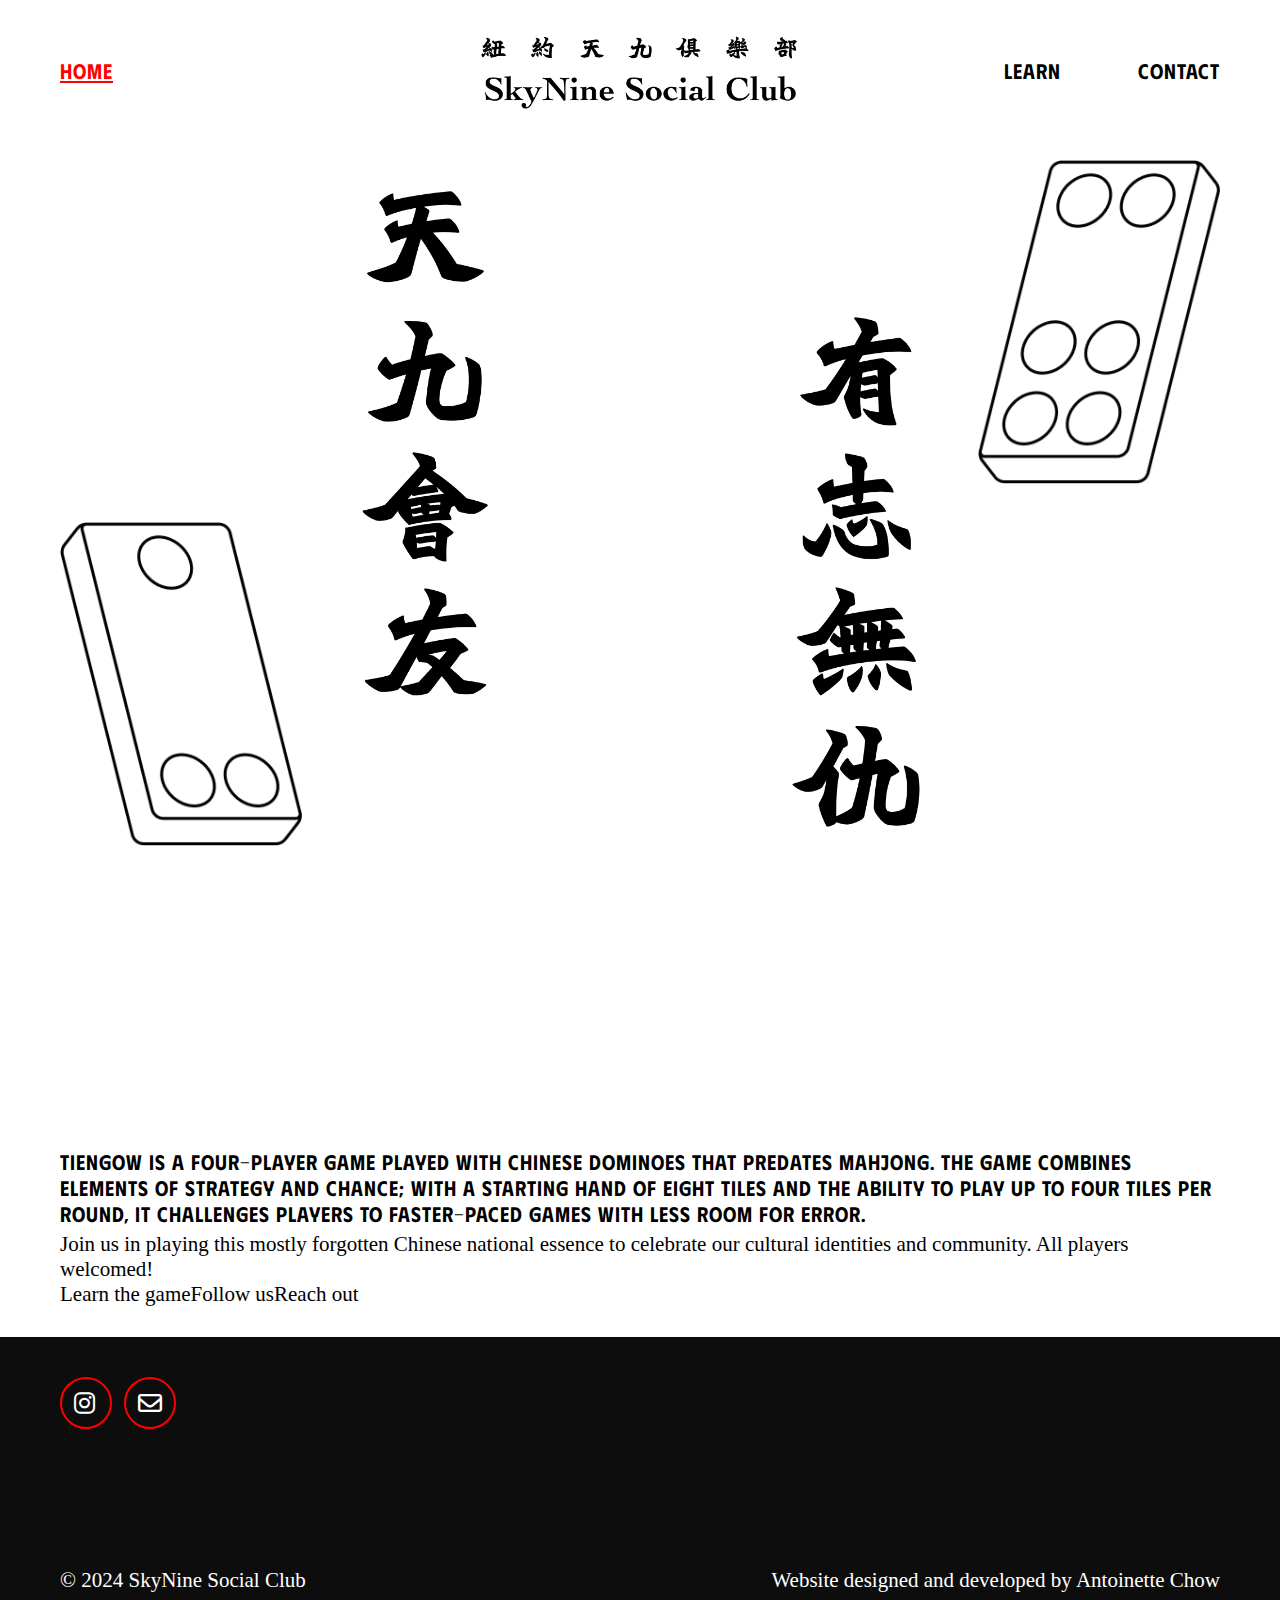
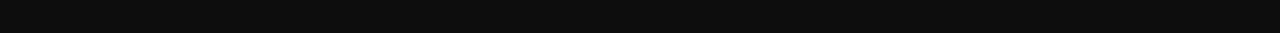
<file: index.html>
<!DOCTYPE html>
<html lang="en">

<head>
  <link rel="icon" type="image/png" sizes="32x32" href="assets/images/favicon.png">
  <link rel="stylesheet" href="assets/styles/reset.css">
  <link rel="stylesheet" type="text/css" href="assets/styles/style.css">
  <link rel="stylesheet" href="https://cdnjs.cloudflare.com/ajax/libs/font-awesome/6.0.0-beta3/css/all.min.css">
  <link rel="preconnect" href="https://fonts.googleapis.com">
  <link rel="preconnect" href="https://fonts.gstatic.com" crossorigin>
  <link href="https://fonts.googleapis.com/css2?family=Damion&family=Phudu:wght@300..900&display=swap" rel="stylesheet">
  <script src="https://ajax.googleapis.com/ajax/libs/jquery/3.6.0/jquery.min.js"></script>
  <meta charset="UTF-8">
  <meta name="viewport" content="width=device-width, initial-scale=1.0, viewport-fit=cover">
  
  <title>SkyNine Social Club</title>
</head>

<body>
  <section id="nav" class="home"></section>

  <section class="hero">
    <img class="tile right" src="assets/images/tile6.png">
    <div class="hero-text">
      <div class="t9">
        <img src="assets/images/tin.png">
        <img src="assets/images/gau.png">
        <img src="assets/images/wui.png">
        <img src="assets/images/jau6.png">
      </div>
    
      <div class="wj">
        <img src="assets/images/jau5.png">
        <img src="assets/images/zi.png">
        <img src="assets/images/mou.png">
        <img src="assets/images/sau.png">
      </div>
    </div>
    <img class="tile left" src="assets/images/tile3.png">
  </section>

  <section>
    <div>
      <h3>Tiengow is a four-player game played with Chinese dominoes that predates Mahjong. The game combines elements of strategy and chance; with a starting hand of eight tiles and the ability to play up to four tiles per round, it challenges players to faster-paced games with less room for error.</h3>
      <p>Join us in playing this mostly forgotten Chinese national essence to celebrate our cultural identities and community. All players welcomed!</p>
      <button>Learn the game</button><button>Follow us</button><button>Reach out</button>
    </div>
  </section>

  <footer id="footer"></footer>

<script src="assets/styles/templates.js"></script>

</body>
</html>
</file>
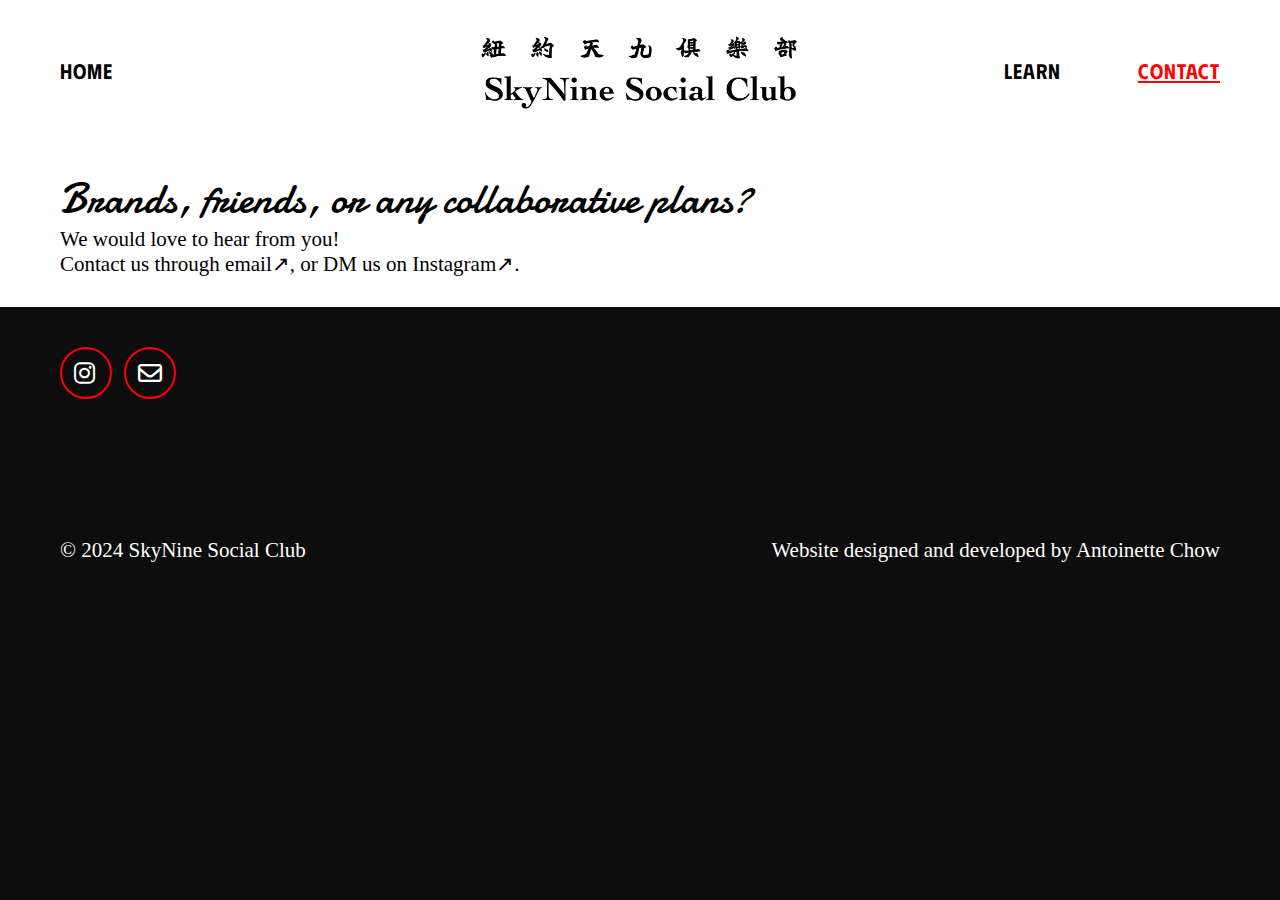
<file: contact.html>
<!DOCTYPE html>
<html lang="en">

<head>
  <link rel="icon" type="image/png" sizes="32x32" href="assets/images/favicon.png">
  <link rel="stylesheet" href="assets/styles/reset.css">
  <link rel="stylesheet" type="text/css" href="assets/styles/style.css">
  <link rel="stylesheet" href="https://cdnjs.cloudflare.com/ajax/libs/font-awesome/6.0.0-beta3/css/all.min.css">
  <link rel="preconnect" href="https://fonts.googleapis.com">
  <link rel="preconnect" href="https://fonts.gstatic.com" crossorigin>
  <link href="https://fonts.googleapis.com/css2?family=Damion&family=Phudu:wght@300..900&display=swap" rel="stylesheet">
  <script src="https://ajax.googleapis.com/ajax/libs/jquery/3.6.0/jquery.min.js"></script>
  <meta charset="UTF-8">
  <meta name="viewport" content="width=device-width, initial-scale=1.0, viewport-fit=cover">
</head>

<body>
  <section id="nav" class="contact"></section>

  <section class="page">
    <h2>Brands, friends, or any collaborative plans?</h2>
    <p>We would love to hear from you!</p>
    <p>Contact us through <a href="mailto:hello@skyninesocial.club">email↗</a>, or DM us on <a href="https://instagram.com/skyninesocialclub">Instagram↗</a>.
  </section>

  <footer id="footer">
  </footer>

<script src="assets/styles/templates.js"></script>

</body>
</html>
</file>
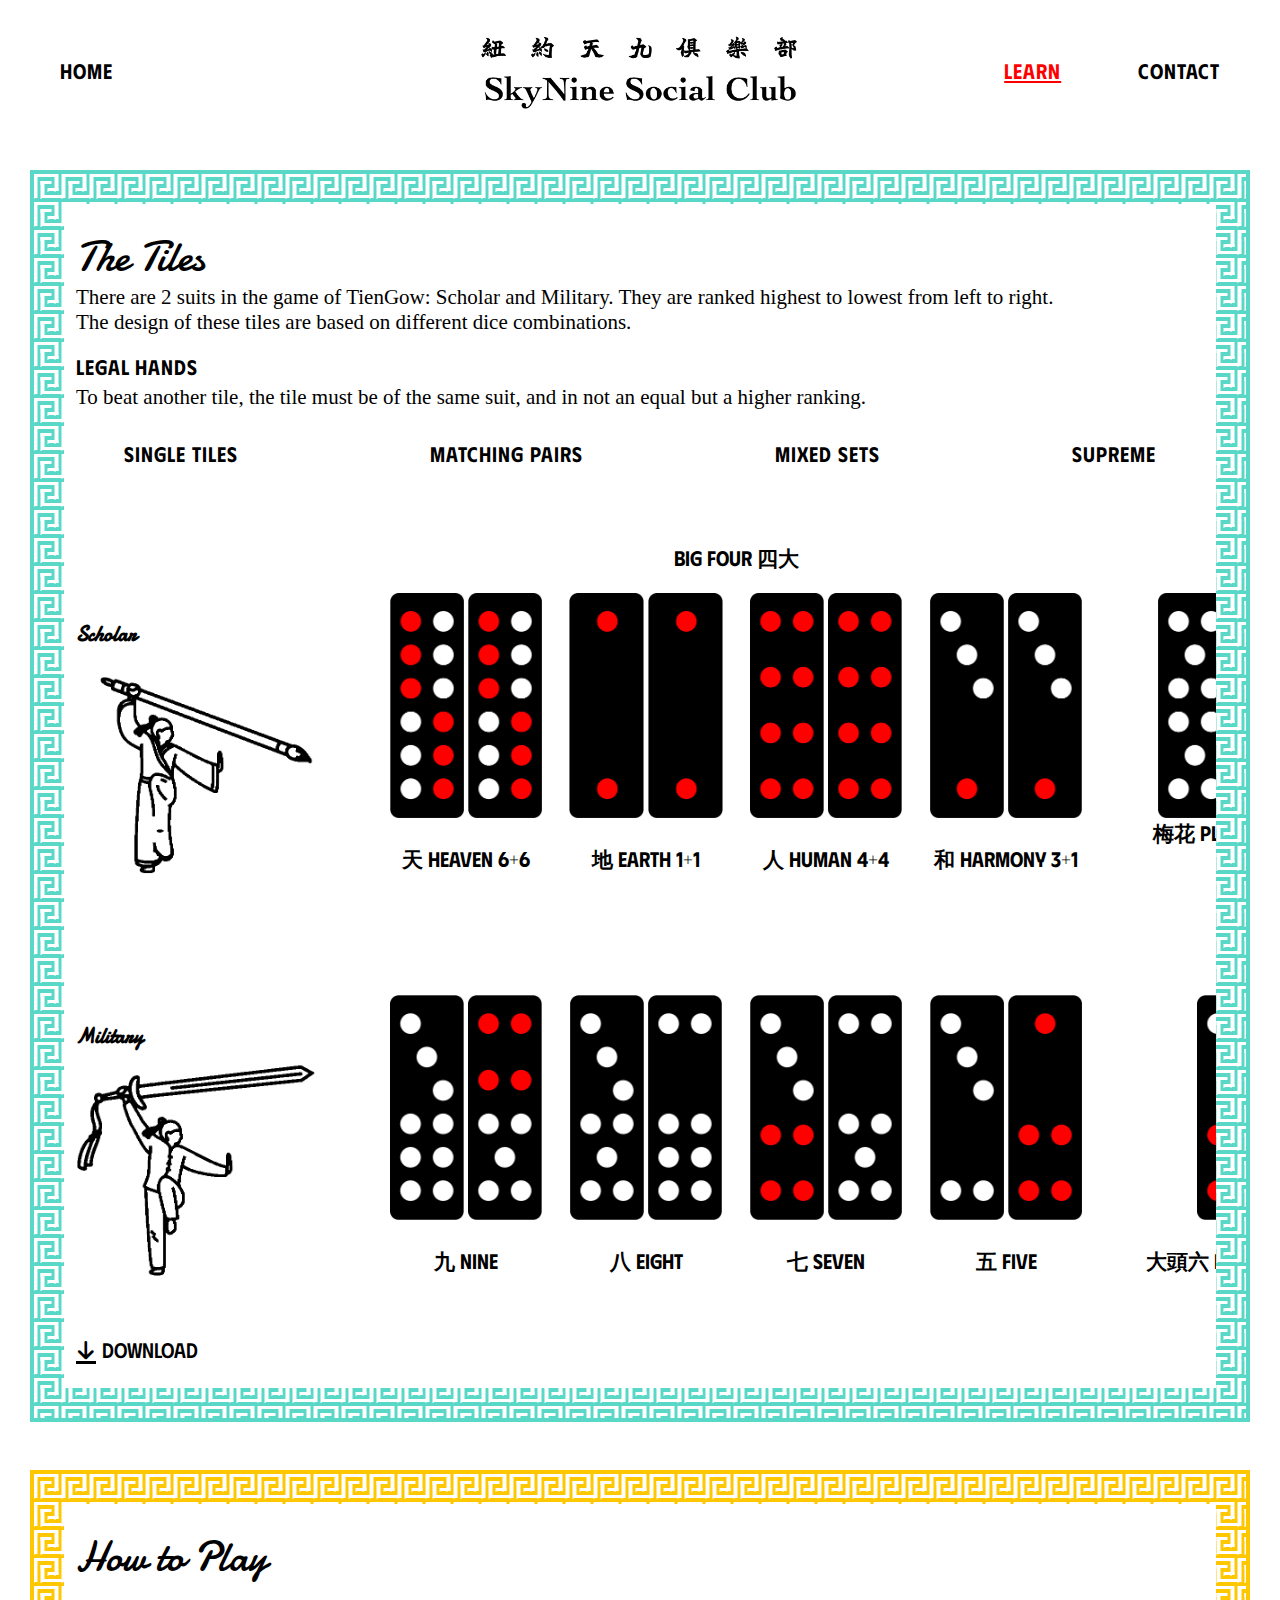
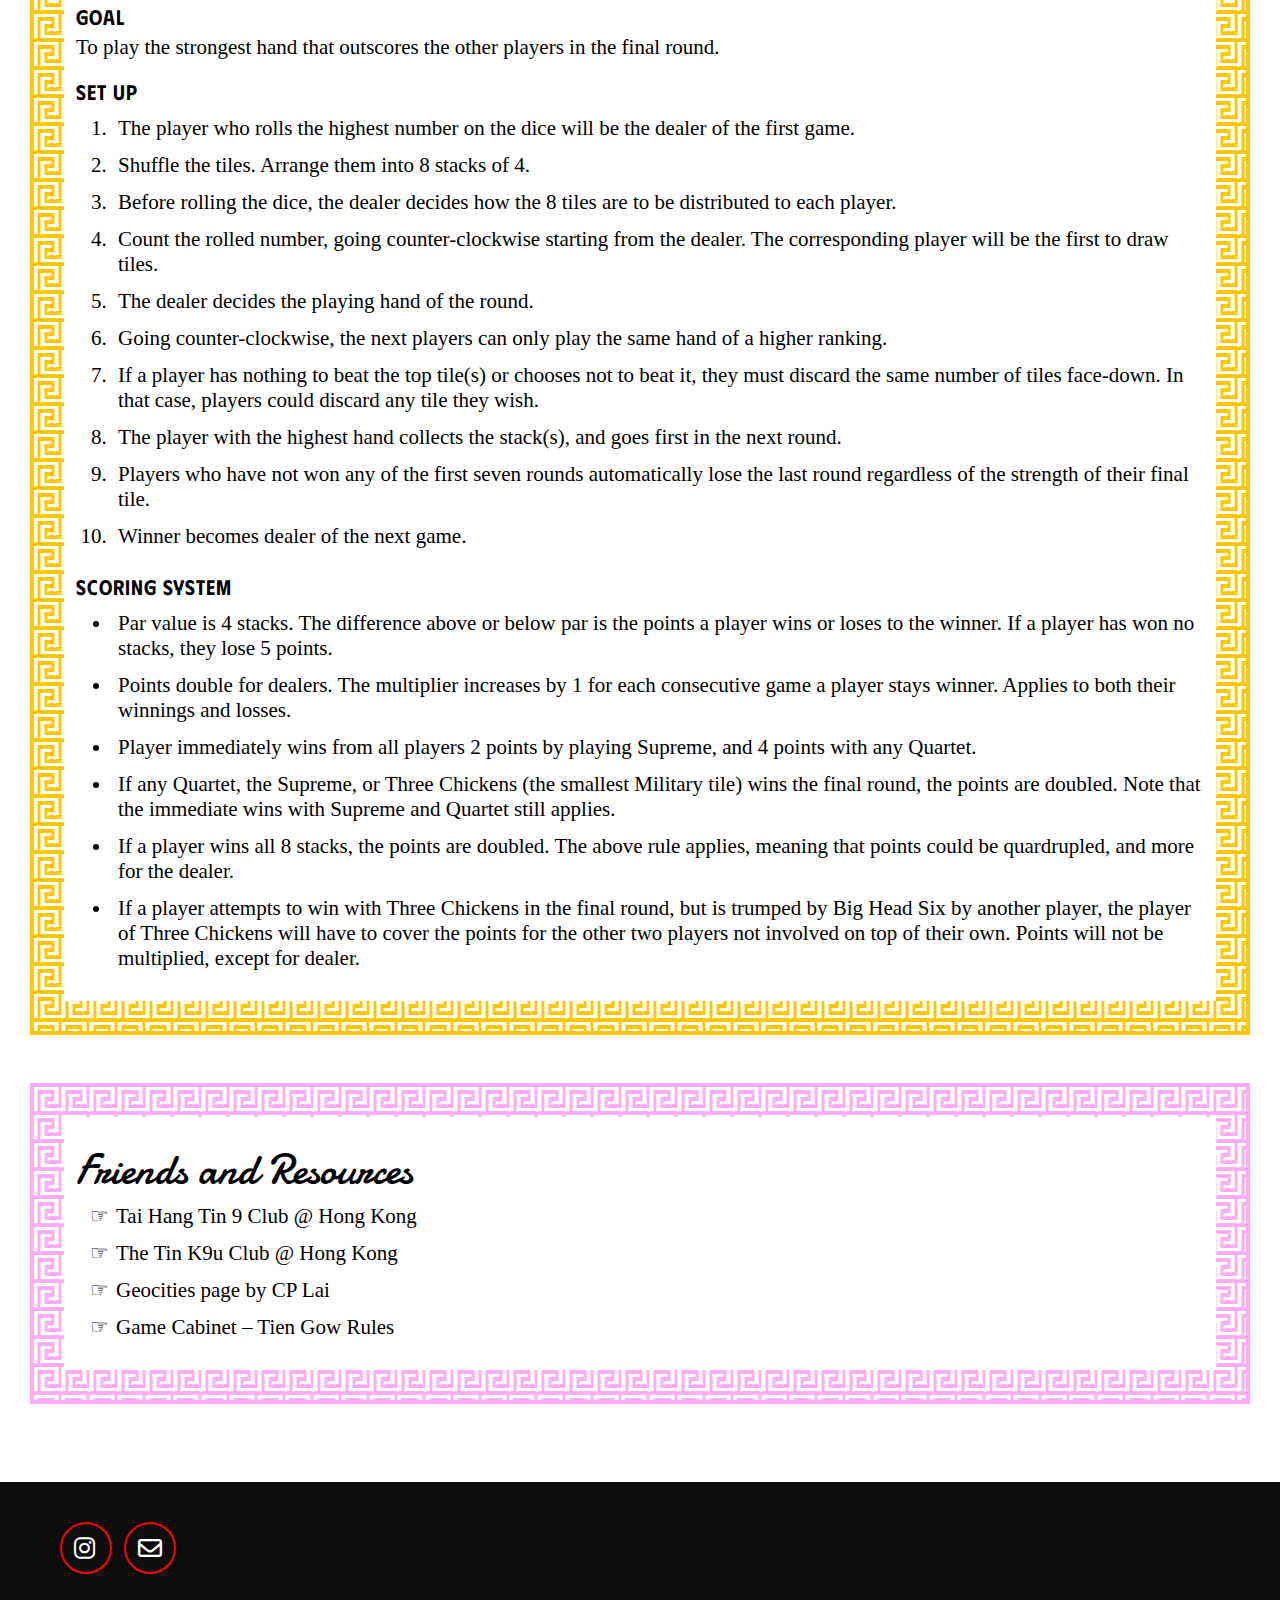
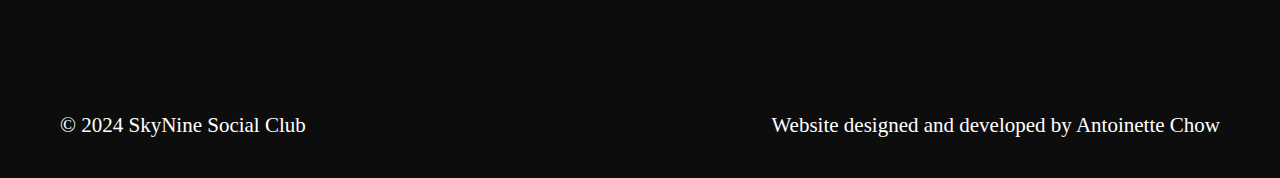
<file: learn.html>
<!DOCTYPE html>
<html lang="en">

<head>
  <link rel="icon" type="image/png" sizes="32x32" href="assets/images/favicon.png">
  <link rel="stylesheet" href="assets/styles/reset.css">
  <link rel="stylesheet" type="text/css" href="assets/styles/style.css">
  <link rel="stylesheet" href="https://cdnjs.cloudflare.com/ajax/libs/font-awesome/6.0.0-beta3/css/all.min.css">
  <link rel="preconnect" href="https://fonts.googleapis.com">
  <link rel="preconnect" href="https://fonts.gstatic.com" crossorigin>
  <link href="https://fonts.googleapis.com/css2?family=Damion&family=Phudu:wght@300..900&display=swap" rel="stylesheet">
  <script src="https://ajax.googleapis.com/ajax/libs/jquery/3.6.0/jquery.min.js"></script>
  <meta charset="UTF-8">
  <meta name="viewport" content="width=device-width, initial-scale=1.0, viewport-fit=cover">
  <title>Learn the game</title>
</head>

<body>
  <section id="nav" class="learn"></section>

  <section class="content">
    <div class="pattern" style="--color: var(--turq)">
    <div class="tiles">
      <h2>The Tiles</h2>

      <div>
        <p>There are 2 suits in the game of TienGow: Scholar and Military. They are ranked highest to lowest from left to right.</p>
        <p>The design of these tiles are based on different dice combinations.</p>
      </div>

      <h3>Legal Hands</h3>
      <p>To beat another tile, the tile must be of the same suit, and in not an equal but a higher ranking.</p>

      <div class="hands">
        <h3 class="single">Single Tiles</h3>
        <p>Each tile can be played individually.</p>

        <h3 class="pair">Matching Pairs</h3>
        <p>Two tiles of the same suit in the same ranking can be played together as a set of two.</p>

        <h3 class="mixed">Mixed Sets</h3>
        <!-- <ul>A set of two, three or four tiles can be played, in any combintion of:
          <li>Heavens and Nines</li>
          <li>Earths and Eights</li>
          <li>Man and Sevens</li>
          <li>Harmony and Fives</li>
        </ul> -->
        <p>To beat a set, the hand must be of the exact same combination (matching number of tiles from each suit).<br>For example — if a set of 2 Humans and 1 Seven is played, a set of 2 Earths and 1 Eight, or a set of 2 Heavens and 1 Nine can be played.
        <br>Player immediately wins 4 points with a quartet.</p>

        <h3 class="supreme">Supreme</h3>
        <p>Supreme is one of a kind and is unbeatable. It will always win when played, but can only be played when leading the round.<br>Player immediately wins 2 points from all other players.</p>
      </div>

      <div class="tiles-details">
        <div class="suits">
          <div>
            <h4>Scholar</h4>
            <img src="assets/images/tiles/scholar.gif">
          </div>
          <div>
            <h6>Big Four 四大</h6>
            <div class="tile heaven">
              <img src="assets/images/tiles/heaven.png">
              <img src="assets/images/tiles/heaven.png">
              <p>天 Heaven 6+6</p>
            </div>
            <div class="tile earth">
              <img src="assets/images/tiles/earth.png">
              <img src="assets/images/tiles/earth.png">
              <p>地 Earth 1+1</p>
            </div>
            <div class="tile human">
              <img src="assets/images/tiles/man.png">
              <img src="assets/images/tiles/man.png">
              <p>人 Human 4+4</p>
            </div>
            <div class="tile harmony">
              <img src="assets/images/tiles/harmony.png">
              <img src="assets/images/tiles/harmony.png">
              <p>和 Harmony 3+1</p>
            </div>
          </div>

          <div>
            <h6>Four Elements 四素</h6>
            <div class="tile plum">
              <img src="assets/images/tiles/plum.png">
              <img src="assets/images/tiles/plum.png">
              <p>梅花 Plum Flower 5+5</p>
            </div>
            <div class="tile long">
              <img src="assets/images/tiles/long.png">
              <img src="assets/images/tiles/long.png">
              <p>長三 Long Threes 3+3</p>
            </div>
            <div class="tile bench">
              <img src="assets/images/tiles/bench.png">
              <img src="assets/images/tiles/bench.png">
              <p>板凳 Bench 2+2</p>
            </div>
            <div class="tile tiger">
              <img src="assets/images/tiles/tiger.png">
              <img src="assets/images/tiles/tiger.png">
              <p>斧頭 Tiger's Head 5+6</p>
            </div>
          </div>

          <div>
            <h6>Misc Three 三雜</h6>
            <div class="tile ten">
              <img src="assets/images/tiles/ten.png">
              <img src="assets/images/tiles/ten.png">
              <p>紅頭十 Red Head Ten 4+6</p>
            </div>
            <div class="tile longleg">
              <img src="assets/images/tiles/longleg.png">
              <img src="assets/images/tiles/longleg.png">
              <p>高腳七 Long Leg Seven 1+6</p>
            </div>
            <div class="tile mallet">
              <img src="assets/images/tiles/mallet.png">
              <img src="assets/images/tiles/mallet.png">
              <p>玲瓏六 Red Mallet Six 1+5</p>
            </div>
          </div>
        </div>

        <div class="suits">
          <div>
            <h4>Military</h4>
            <img src="assets/images/tiles/military.gif">
          </div>
          <div>
            <h6></h6>
            <div class="tile nine">
              <img src="assets/images/tiles/nine1.png">
              <img src="assets/images/tiles/nine2.png">
              <p>九 Nine</p>
            </div>
            <div class="tile eight">
              <img src="assets/images/tiles/eight1.png">
              <img src="assets/images/tiles/eight2.png">
              <p>八 Eight</p>
            </div>
            <div class="tile seven">
              <img src="assets/images/tiles/seven1.png">
              <img src="assets/images/tiles/seven2.png">
              <p>七 Seven</p>
            </div>
            <div class="tile five">
              <img src="assets/images/tiles/five1.png">
              <img src="assets/images/tiles/five2.png">
              <p>五 Five</p>
            </div>
          </div>
          <div>
            <h6>Supreme 至尊</h6>
            <div class="tile six">
              <img src="assets/images/tiles/six.png">
              <p>大頭六 Big Head Six</p>
            </div>
            <div class="tile three">
              <img src="assets/images/tiles/three.png">
              <p>三雞 Three Chickens</p>
            </div>
          </div>
        </div>
      </div>

      <div class="download">
        <a href="files/.pdf" download><i class="fa-solid fa-arrow-down"></i>Download</a>
      </div>
      
      
    </div>
    </div>

    <div class="pattern" style="--color: var(--gold)">
    <div class="rules">
      <h2>How to Play</h2>

      <h3>Goal</h3>
      <p>To play the strongest hand that outscores the other players in the final round.</p>

      <h3>Set up</h3>
      <ol>
        <li>The player who rolls the highest number on the dice will be the dealer of the first game.</li>
        <li>Shuffle the tiles. Arrange them into 8 stacks of 4.</li>
        <li>Before rolling the dice, the dealer decides how the 8 tiles are to be distributed to each player.</li>
        <li>Count the rolled number, going counter-clockwise starting from the dealer. The corresponding player will be the first to draw tiles.</li>
        <li>The dealer decides the playing hand of the round.</li>
        <li>Going counter-clockwise, the next players can only play the same hand of a higher ranking.</li>
        <li>If a player has nothing to beat the top tile(s) or chooses not to beat it, they must discard the same number of tiles face-down. In that case, players could discard any tile they wish.</li>
        <li>The player with the highest hand collects the stack(s), and goes first in the next round.</li>
        <li>Players who have not won any of the first seven rounds automatically lose the last round regardless of the strength of their final tile.</li>
        <li>Winner becomes dealer of the next game.</li>
      </ol>

      <h3>Scoring System</h3>
      <ul>
        <li>Par value is 4 stacks. The difference above or below par is the points a player wins or loses to the winner. If a player has won no stacks, they lose 5 points.</li>
        <li>Points double for dealers. The multiplier increases by 1 for each consecutive game a player stays winner. Applies to both their winnings and losses.</li>
        <li>Player immediately wins from all players 2 points by playing Supreme, and 4 points with any Quartet.</li>
        <li>If any Quartet, the Supreme, or Three Chickens (the smallest Military tile) wins the final round, the points are doubled. Note that the immediate wins with Supreme and Quartet still applies.</li>
        <li>If a player wins all 8 stacks, the points are doubled. The above rule applies, meaning that points could be quardrupled, and more for the dealer.</li>
        <li>If a player attempts to win with Three Chickens in the final round, but is trumped by Big Head Six by another player, the player of Three Chickens will have to cover the points for the other two players not involved on top of their own. Points will not be multiplied, except for dealer.</li>
      </ul>
    </div>
    </div>

    <div class="pattern" style="--color: var(--pink)">
    <div class="resources">
      <h2>Friends and Resources</h2>
      <ul>
        <li><a href="https://www.instagram.com/taihang_tin9/" target="_blank">Tai Hang Tin 9 Club @ Hong Kong</a></li>
        <li><a href="https://www.tin9club.com/" target="_blank">The Tin K9u Club @ Hong Kong</a></li>
        <li><a href="https://www.geocities.ws/cplai/sky-nine.htm" target="_blank">Geocities page by CP Lai</a></li>
        <li><a href="http://www.gamecabinet.com/rules/DominoTienGow.html" target="_blank">Game Cabinet – Tien Gow Rules</a></li>
      </ul>
    </div>
    </div>
  </section>

  <footer id="footer"></footer>

<script src="assets/styles/templates.js"></script>
<script>

  const legalHands = document.querySelectorAll('.hands > h3');
  const tiles = document.querySelectorAll('.tile');

  const handRules = {
    single: null,
    pair: new Set(['six', 'three']),
    mixed: new Set(['heaven', 'earth', 'human', 'harmony', 'nine', 'eight', 'seven', 'five']),
    supreme: new Set(['six', 'three'])
  };

  const tileRules = {
    heaven: {
      relatedHands: ['single', 'pair', 'mixed'],
      relatedTiles: ['heaven', 'nine']
    },
    nine: {
      relatedHands: ['single', 'pair', 'mixed'],
      relatedTiles: ['heaven', 'nine']
    },
    earth: {
      relatedHands: ['single', 'pair', 'mixed'],
      relatedTiles: ['earth', 'eight']
    },
    eight: {
      relatedHands: ['single', 'pair', 'mixed'],
      relatedTiles: ['earth', 'eight']
    },
    human: {
      relatedHands: ['single', 'pair', 'mixed'],
      relatedTiles: ['human', 'seven']
    },
    seven: {
      relatedHands: ['single', 'pair', 'mixed'],
      relatedTiles: ['human', 'seven']
    },
    harmony: {
      relatedHands: ['single', 'pair', 'mixed'],
      relatedTiles: ['harmony', 'five']
    },
    five: {
      relatedHands: ['single', 'pair', 'mixed'],
      relatedTiles: ['harmony', 'five']
    },
    six: {
      relatedHands: ['single', 'supreme'],
      relatedTiles: ['six', 'three']
    },
    three: {
      relatedHands: ['single', 'supreme'],
      relatedTiles: ['six', 'three']
    }
  };

  const showLegalHands = (elements, callback) => {
    elements.forEach((el) => {
      el.addEventListener('mouseenter', () => callback(el));
      el.addEventListener('mouseleave', resetStyles);
    });
  };

  showLegalHands(legalHands, (hand) => filterByHand(hand, hand.className));
  showLegalHands(tiles, (tile) => filterByTile(tile.classList[1]));

  function filterByHand(el, handType) {
    legalHands.forEach((hand) => {
      hand.style.opacity = hand === el ? 1 : 0.25;
    })

    const classes = handRules[handType];
    if (!classes) return;

    tiles.forEach((tile) => {
      const hasTileName = Array.from(tile.classList).some(cls => classes.has(cls));
      tile.style.opacity = handType === 'pair' ? (hasTileName ? 0.25 : 1) : (hasTileName ? 1 : 0.25);
    });
  }

  function filterByTile(tileClass) {
    const rules = tileRules[tileClass] || {
      relatedHands: ['single', 'pair'],
      relatedTiles: [tileClass]
    };

    legalHands.forEach((hand) => {
      hand.style.opacity = rules.relatedHands.includes(hand.className) ? 1 : 0.25;
    });

    tiles.forEach((tile) => {
      tile.style.opacity = rules.relatedTiles.includes(tile.classList[1]) ? 1 : 0.25;
    });
  };

  function resetStyles() {
    legalHands.forEach((hand) => hand.style.opacity = 1);
    tiles.forEach((tile) => tile.style.opacity = 1);
  }


</script>

</body>
</html>
</file>
<file: assets/styles/style.css>
* {
	margin: 0;
	padding: 0;
}

:root {
	--serif: "Cochin", 'Garamond', serif;
	--sans: "Phudu", 'Futura', sans-serif;
	--script: "Damion", 'Brush Script MT', cursive;
	--chinese: "Zansyu", 'KaiTi', 'Noto Serif CJK TC', serif;
	/* lang="zh-Hant" */
	--black: #0D0D0D;
	--turq: #59D8C7;
	--gold: #FFC700;
	--pink: #FFACF7;
}

@font-face {
  font-family: "Cochin";
  src: url('fonts/Cochin.ttc') format("ttc");
}

@font-face {
 	font-family: 'Phudu';
}

@font-face {
	font-family: 'Damion';
}

@font-face {
  font-family: "Zansyu";
  src: url('ZansyuBeta-Bold.otf') format("otf");
}

html, body {
	height: 100%;
	width: 100%;
	font-size: 21px;
	scroll-behavior: smooth;
	margin: 0;
	background: var(--black);
	font-family: var(--serif);
}

section {
	background: white;
	padding: 30px 60px;
}

::-webkit-scrollbar {
    width: 0;
    height: 0;
    background: transparent;
}

a {
	text-decoration: none;
	color: unset;
}

a:hover {color: red;}

.hidden {display: none;}

.center {
	top: 50%;
	left: 50%;
	transform: translate(-50%, -50%);
}

::selection {background: var(--turq);}
::-moz-selection {background: var(--turq);}


/* ----------------- */
/* ------ NAV ------ */
/* ----------------- */

#nav {
	position: relative;
	height: 80px;
}

#nav > div {
	height: 80px;
}

.menu {
	position: absolute;
	display: flex;
	width: calc(100% - 120px);
	justify-content: space-between;
	align-items: center;
	font-family: var(--sans);
	font-weight: 600;
	letter-spacing: 1px;
}

.menu .right {
	display: inline-flex;
	gap: 6vw;
}

#nav .logo {
	position: relative;
	width: 50%;
}

#nav .logo img {
	position: absolute;
	width: 320px;
}


/* ------------------ */
/* ----- FOOTER ----- */
/* ------------------ */

#footer {
	background: var(--black);
	color: white;
	height: 24vh;
	width: calc(100vw - 120px);
	padding: 40px 60px;
	font-family: var(--serif);
	display: flex;
	flex-flow: column nowrap;
	justify-content: space-between;
}

.fa {
	color: white;
	font-size: 24px;
}

.socials i {
	border: solid 2px red;
	padding: 12px;
	margin-right: 12px;
	width: 24px;
	border-radius: 100%;
}

.socials i:hover {
	background: red;
}

.footer-text {
	display: flex;
	justify-content: space-between;
}


/* ------------------ */
/* ------ HOME ------ */
/* ------------------ */

.hero {
	height: 100vh;
}

.hero-text {
	display: flex;
	position: relative;
	height: 75%;
	justify-content: space-evenly;
}

.hero-text > div {
	display: flex;
	flex-flow: column nowrap;
	height: 80%;
	/* background: paleturquoise; /* aqua, aquamarine, paleturquoise, gold */
}

.t9 {
	align-self: flex-start;
}

.wj {
	align-self: flex-end;
}

.hero-text img {
	height: 25%;
}

.hero .tile {
	position: fixed;
	height: 36%;
}

.hero .tile.left {
	left: 60px;
	bottom: 6%;
}

.hero .tile.right {
	right: 60px;
	top: 160px;
}


/* ----------------- */
/* ----- LEARN ----- */
/* ----------------- */

.content > div {
	margin-bottom: 48px;
}

h2 {
	font-family: var(--script);
	font-size: 2rem;
}

h3 {
	font-family: var(--sans);
	font-weight: 600;
	letter-spacing: 1px;
	padding: 18px 0 6px 0;
}

/*.pattern {
    background:
    conic-gradient(at 62.5% 12.5%, #ffffff 25%, #0000 0) calc(28px / -8) calc(28px / 2),
    conic-gradient(at 62.5% 12.5%, #ffffff 25%, #0000 0) calc(-3 * 28px / 8) calc(28px / 4),
    conic-gradient(at 87.5% 62.5%, #ffffff 25%, #0000 0) calc(3 * 28px / 8) calc(28px / 4),
    conic-gradient(at 87.5% 62.5%, #ffffff 25%, #0000 0) calc(28px / -8) 0,
    conic-gradient(at 25% 12.5%, #ffffff 25%, #0000 0) 0 calc(28px / -4),
    conic-gradient(at 25% 12.5%, #ffffff 25%, #0000 0) calc(28px / -4) 0,
    conic-gradient(at 87.5% 87.5%, #ffffff 25%, #0000 0) calc(28px / 8) 0,
    var(--color);
  background-size: 28px 28px;
  height: 28px;
  padding-bottom: 0 !important;
  border-top: solid 4px var(--color);
  margin-bottom: 20px;
}*/

.pattern {
    background:
    conic-gradient(at 62.5% 12.5%, #ffffff 25%, #0000 0) calc(28px / -8) calc(28px / 2),
    conic-gradient(at 62.5% 12.5%, #ffffff 25%, #0000 0) calc(-3 * 28px / 8) calc(28px / 4),
    conic-gradient(at 87.5% 62.5%, #ffffff 25%, #0000 0) calc(3 * 28px / 8) calc(28px / 4),
    conic-gradient(at 87.5% 62.5%, #ffffff 25%, #0000 0) calc(28px / -8) 0,
    conic-gradient(at 25% 12.5%, #ffffff 25%, #0000 0) 0 calc(28px / -4),
    conic-gradient(at 25% 12.5%, #ffffff 25%, #0000 0) calc(28px / -4) 0,
    conic-gradient(at 87.5% 87.5%, #ffffff 25%, #0000 0) calc(28px / 8) 0,
    var(--color);
  background-size: 28px 28px;
  border: solid 4px var(--color);
  width: calc(100vw - 128px);
  position: relative;
  left: -30px;
  padding: 30px;
}

.pattern > div {
	background: white;
	padding: 24px 12px;
}

.download i {
	border-bottom: 3px solid black;
	padding: 0 2px;
	margin-right: 6px;
}

.download a:hover i {
	border-bottom-color: red;
}

.download {
	font-family: var(--sans);
	font-weight: 500;
}

.tiles-details {
	width: 100%;
	padding: 24px 0;
}

.suits {
	position: relative;
	overflow-y: hidden;
	overflow-x: scroll;
	width: calc(100% - 300px);
	margin: 36px 0;
	padding-left: 300px;
	padding-right: 12px;
	display: inline-flex;
	gap: 48px;
}

.suits img {
	max-height: 25vh;
}

.suits > div:nth-child(1) {
	position: absolute;
	left: 0;
	bottom: 0;
	display: flex;
	flex-flow: column nowrap;
	text-transform: unset;
	font-family: var(--script);
}

.suits > div {
	display: grid;
	grid-template-columns: repeat(4, 1fr);
	grid-template-rows: 15% 85%;
	text-transform: uppercase;
	font-family: var(--sans);
	font-weight: 600;
}

.suits > div h6 {
	text-align: center;
	grid-column: 1 / span 4;
	height: 50px;
}

.suits .tile {
	display: flex;
	flex-flow: row wrap;
	justify-content: center;
	width: 180px;
}

.suits .tile p {
	text-align: center;
	align-self: flex-end;
}

.suits .tile img {
	padding: 0 2px;
}

.content ul {
	list-style-type: disc;
}

.hands {
	display: flex;
	flex-flow: row nowrap;
	width: 100%;
	justify-content: space-between;
}

.hands h3 {
	margin: 12px 48px;
	cursor: s-resize;
	text-align: center;
}

.hands p {
	display: none;
}

.rules ol {
	list-style-type: decimal;
}

.content li {
	margin-left: 36px;
	padding: 6px;
	padding-right: 0;
}

.resources ul {
	list-style-type: none;
}

.resources li {
  margin-left: 8px;
}

.resources li::before {
	content: "☞";
	padding-right: 7px;
}



/* ------------------- */
/* ----- CONTACT ----- */
/* ------------------- */

.page img {
	width: 60px;
}
</file>
